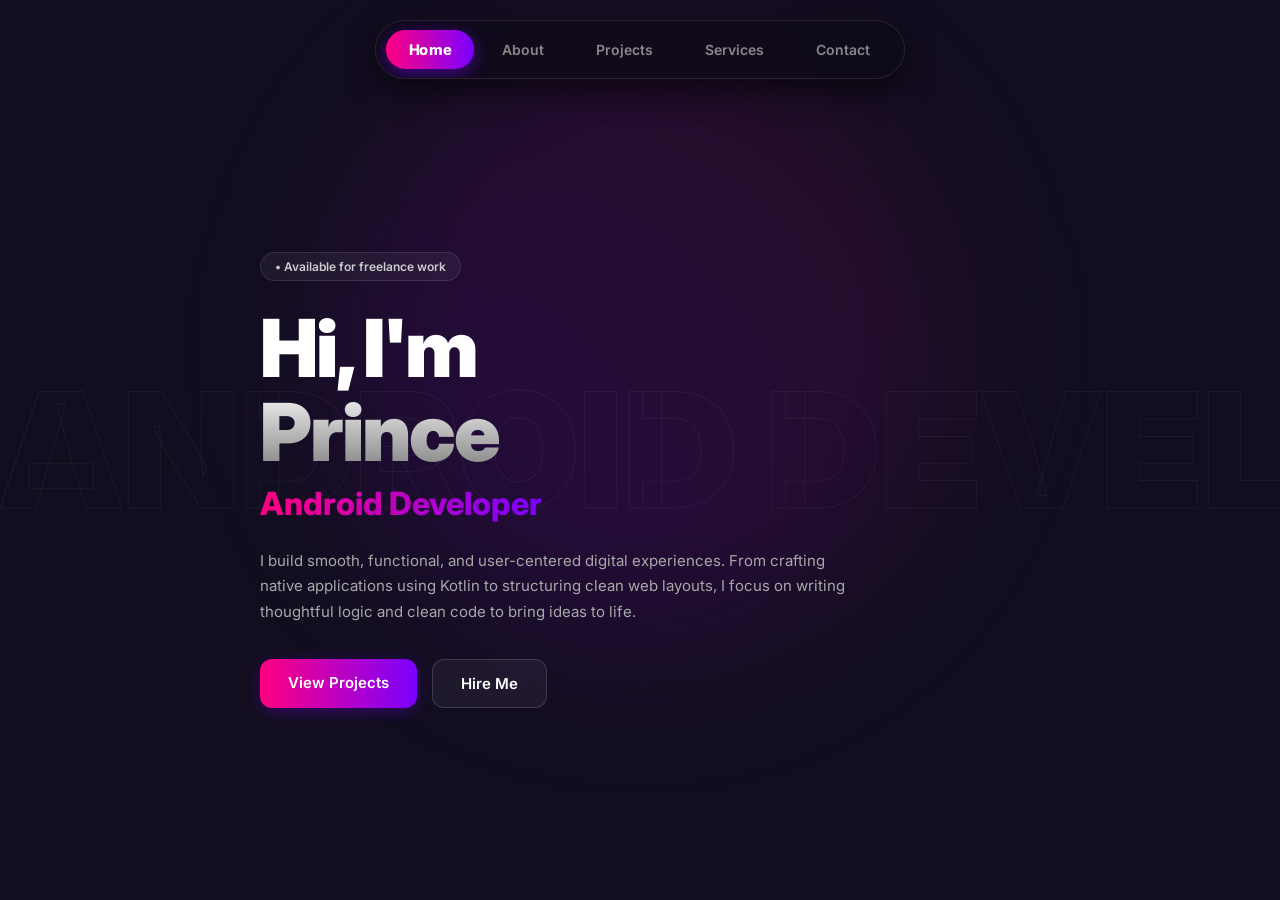
<file: index.html>
<!DOCTYPE html>
<html lang="en">
<head>
    <meta charset="UTF-8">
    <meta name="viewport" content="width=device-width, initial-scale=1.0">
    <title>Prince | Android Developer</title>
    <link href="https://fonts.googleapis.com/css2?family=Inter:wght@400;600;800;900&display=swap" rel="stylesheet">
    <style>
        * { margin: 0; padding: 0; box-sizing: border-box; font-family: 'Inter', sans-serif; }
        body { background-color: rgb(18, 14, 31); color: #ffffff; overflow-x: hidden; position: relative; }
        .ambient-glow {
            position: fixed; top: 5%; left: 50%; transform: translateX(-50%);
            width: 80vw; height: 80vw; max-width: 600px; max-height: 600px;
            background: linear-gradient(45deg, rgba(122, 0, 255, 0.15), rgba(255, 0, 127, 0.1));
            filter: blur(80px); border-radius: 50%; z-index: 0; pointer-events: none;
            animation: floatGlow 8s ease-in-out infinite alternate;
        }
        @keyframes floatGlow {
            0% { transform: translate(-50%, 0) scale(1); }
            100% { transform: translate(-50%, 20px) scale(1.05); }
        }
        .navbar {
            display: flex; overflow-x: auto; gap: 8px; padding: 10px 12px;
            background: rgba(14, 10, 25, 0.75) !important;
            border: 1px solid rgba(255, 255, 255, 0.1) !important;
            box-shadow: 0 10px 30px rgba(0, 0, 0, 0.6);
            backdrop-filter: blur(25px) !important; -webkit-backdrop-filter: blur(25px) !important;
            border-radius: 50px; position: fixed; top: 20px; left: 50%;
            transform: translateX(-50%); white-space: nowrap; width: max-content;
            max-width: 92%; z-index: 100; scroll-behavior: smooth;
            -ms-overflow-style: none; scrollbar-width: none;
        }
        .navbar::-webkit-scrollbar { display: none; }
        .navbar a {
            text-decoration: none; color: #888 !important; padding: 10px 22px;
            border-radius: 30px; font-size: 14px; font-weight: 600;
            transition: all 0.4s cubic-bezier(0.25, 1, 0.5, 1); position: relative;
        }
        .navbar a.active {
            color: #ffffff !important;
            background: linear-gradient(90deg, #ff007f, #7a00ff) !important;
            box-shadow: 0 4px 15px rgba(122, 0, 255, 0.5);
            font-weight: 800; transform: scale(1.05);
        }
        .navbar a:hover:not(.active) { color: #fff !important; background: rgba(255, 255, 255, 0.1) !important; }
        
        .bg-slider {
            position: absolute; top: 50%; left: 0; transform: translateY(-50%);
            width: 100vw; overflow: hidden; z-index: 1; pointer-events: none; user-select: none;
        }
        .bg-slider-track { display: flex; width: max-content; animation: slideMarquee 25s linear infinite; }
        .bg-slider-text {
            font-size: clamp(4rem, 15vw, 10rem); font-weight: 900; color: transparent;
            -webkit-text-stroke: 1px rgba(255, 255, 255, 0.05); white-space: nowrap; padding-right: 50px;
        }
        @keyframes slideMarquee { 0% { transform: translateX(0); } 100% { transform: translateX(-50%); } }

        .hero-section {
            display: flex; flex-direction: column; justify-content: center;
            min-height: 100vh; padding: 100px 20px 40px 20px;
            max-width: 800px; margin: 0 auto; position: relative; z-index: 2;
        }
        .hero-content > * {
            opacity: 0; transform: translateX(-40px);
            animation: slideInRight 1s cubic-bezier(0.16, 1, 0.3, 1) forwards;
        }
        .badge { animation-delay: 0.1s; }
        .main-title { animation-delay: 0.25s; }
        .sub-title { animation-delay: 0.4s; }
        .desc-text { animation-delay: 0.55s; }
        .buttons { animation-delay: 0.7s; }
        @keyframes slideInRight { to { opacity: 1; transform: translateX(0); } }

        .badge {
            background: rgba(255, 255, 255, 0.05); border: 1px solid rgba(255, 255, 255, 0.1);
            padding: 6px 14px; border-radius: 20px; font-size: 12px; font-weight: 600; color: #ccc;
            display: inline-block; margin-bottom: 25px; backdrop-filter: blur(5px);
        }
        .main-title {
            font-size: clamp(3.2rem, 12vw, 5rem); line-height: 1.05; font-weight: 900;
            letter-spacing: -2px; margin-bottom: 10px; color: #fff;
        }
        .gradient-text {
            background: linear-gradient(180deg, #ffffff 0%, #777777 100%);
            -webkit-background-clip: text; -webkit-text-fill-color: transparent;
        }
        .sub-title {
            font-size: clamp(1.4rem, 6vw, 2rem); font-weight: 800; margin-bottom: 25px;
            background: linear-gradient(90deg, #ff007f, #7a00ff);
            -webkit-background-clip: text; -webkit-text-fill-color: transparent; display: inline-block;
        }
        .desc-text { color: #a8a8a8; font-size: 15px; line-height: 1.7; margin-bottom: 35px; max-width: 600px; }
        .buttons { display: flex; gap: 15px; flex-wrap: wrap; }
        .btn-primary, .btn-secondary {
            padding: 14px 28px; border-radius: 12px; font-size: 15px; font-weight: 600;
            text-decoration: none; transition: all 0.3s ease; display: inline-block;
        }
        .btn-primary {
            background: linear-gradient(90deg, #ff007f, #7a00ff); color: #fff; border: none;
            box-shadow: 0 4px 15px rgba(122, 0, 255, 0.3);
        }
        .btn-primary:hover { transform: translateX(4px); box-shadow: 0 8px 25px rgba(122, 0, 255, 0.5); }
        .btn-secondary {
            background: rgba(255, 255, 255, 0.05); border: 1px solid rgba(255, 255, 255, 0.15);
            color: #fff; backdrop-filter: blur(10px);
        }
        .btn-secondary:hover { background: rgba(255, 255, 255, 0.1); border-color: rgba(255, 255, 255, 0.3); transform: translateX(4px); }
    </style>
</head>
<body>
    <div class="ambient-glow"></div>
    <div class="bg-slider">
        <div class="bg-slider-track">
            <span class="bg-slider-text">ANDROID DEVELOPER • UI/UX ARCHITECT • KOTLIN EXPERT • </span>
            <span class="bg-slider-text">ANDROID DEVELOPER • UI/UX ARCHITECT • KOTLIN EXPERT • </span>
        </div>
    </div>
    <nav class="navbar">
        <a href="index.html" class="active">Home</a>
        <a href="about.html">About</a>
        <a href="projects.html">Projects</a>
        <a href="services.html">Services</a>
        <a href="contact.html">Contact</a>
    </nav>
    <main class="hero-section">
        <div class="hero-content">
            <div class="badge">• Available for freelance work</div>
            <h1 class="main-title">Hi, I'm <br><span class="gradient-text">Prince</span></h1>
            <h2 class="sub-title">Android Developer</h2>
            <p class="desc-text">I build smooth, functional, and user-centered digital experiences. From crafting native applications using Kotlin to structuring clean web layouts, I focus on writing thoughtful logic and clean code to bring ideas to life.</p>
            <div class="buttons">
                <a href="projects.html" class="btn-primary">View Projects</a>
                <a href="contact.html" class="btn-secondary">Hire Me</a>
            </div>
        </div>
    </main>
    <script src="script.js"></script>
    <script>
        window.addEventListener('scroll', () => {
            const scrollY = window.scrollY;
            let ratio = scrollY / 300; if (ratio > 1) ratio = 1;
            const r = Math.round(18 * (1 - ratio));
            const g = Math.round(14 * (1 - ratio));
            const b = Math.round(31 * (1 - ratio));
            document.body.style.backgroundColor = `rgb(${r}, ${g}, ${b})`;
            const glow = document.querySelector('.ambient-glow');
            if(glow) glow.style.opacity = 1 - (ratio * 0.8);
        });
    </script>
</body>
</html>
</file>
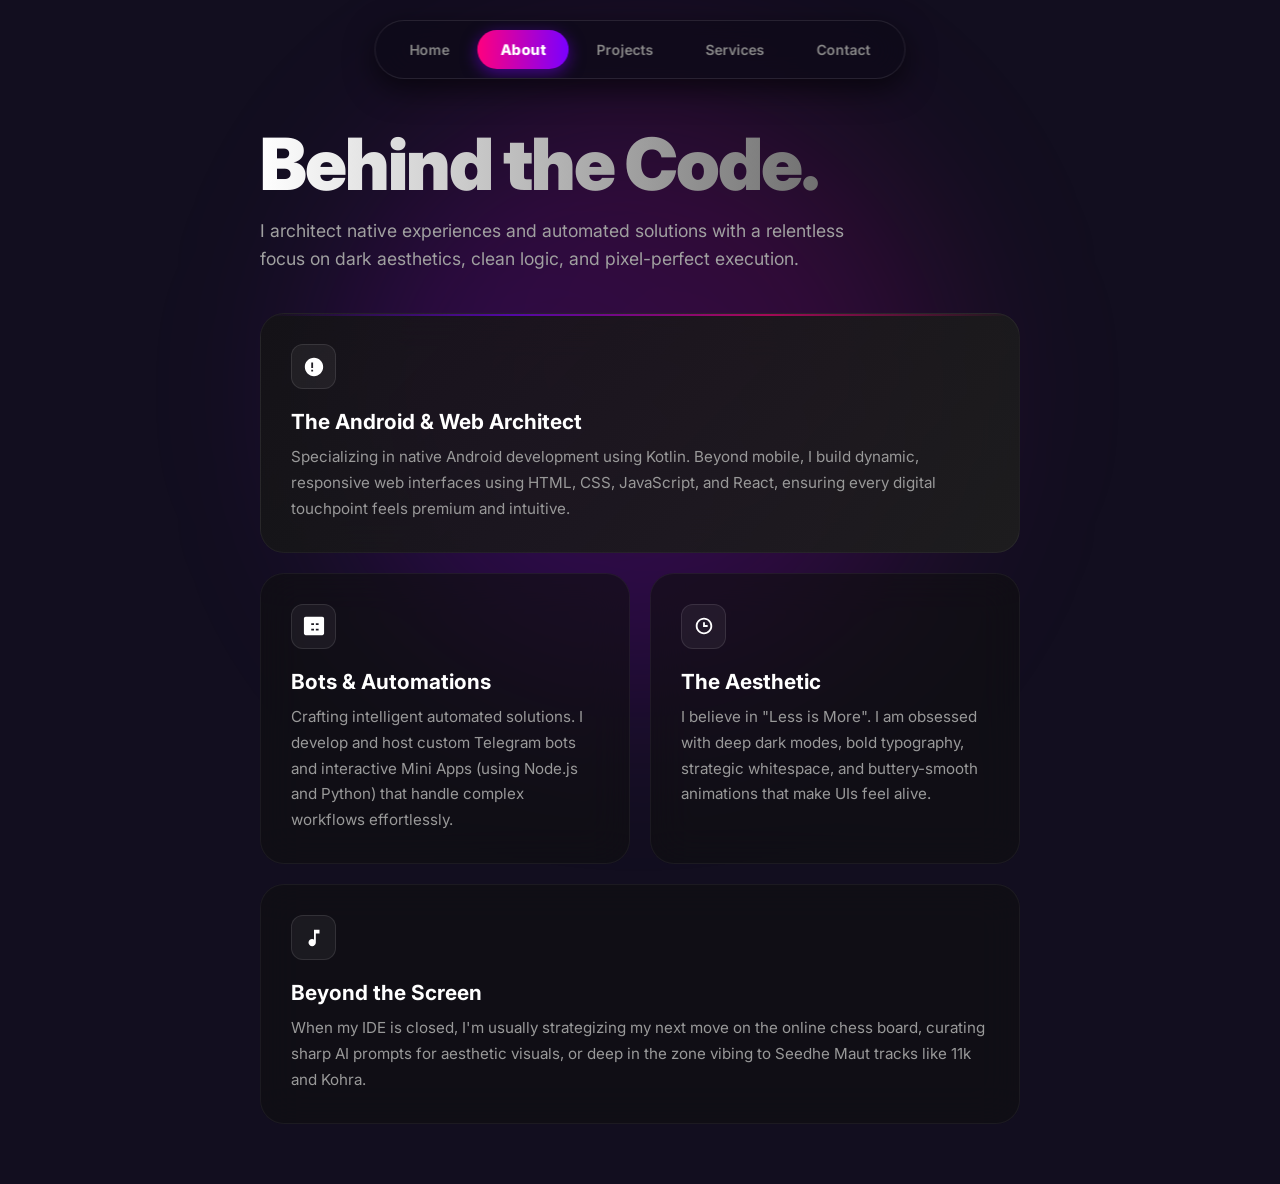
<file: about.html>
<!DOCTYPE html>
<html lang="en">
<head>
    <meta charset="UTF-8">
    <meta name="viewport" content="width=device-width, initial-scale=1.0">
    <title>About | Prince - Android Developer</title>
    <link href="https://fonts.googleapis.com/css2?family=Inter:wght@400;500;700;900&display=swap" rel="stylesheet">
    <style>
        * { margin: 0; padding: 0; box-sizing: border-box; font-family: 'Inter', sans-serif; }
        body { background-color: rgb(18, 14, 31); color: #ffffff !important; overflow-x: hidden; }
        .navbar {
            display: flex; overflow-x: auto; gap: 8px; padding: 10px 12px;
            background: rgba(14, 10, 25, 0.75) !important;
            border: 1px solid rgba(255, 255, 255, 0.1) !important;
            box-shadow: 0 10px 30px rgba(0, 0, 0, 0.6);
            backdrop-filter: blur(25px) !important; -webkit-backdrop-filter: blur(25px) !important;
            border-radius: 50px; position: fixed; top: 20px; left: 50%;
            transform: translateX(-50%); white-space: nowrap; width: max-content;
            max-width: 92%; z-index: 100; scroll-behavior: smooth;
            -ms-overflow-style: none; scrollbar-width: none;
        }
        .navbar::-webkit-scrollbar { display: none; }
        .navbar a {
            text-decoration: none; color: #888 !important; padding: 10px 22px;
            border-radius: 30px; font-size: 14px; font-weight: 600;
            transition: all 0.4s cubic-bezier(0.25, 1, 0.5, 1); position: relative;
        }
        .navbar a.active {
            color: #ffffff !important;
            background: linear-gradient(90deg, #ff007f, #7a00ff) !important;
            box-shadow: 0 4px 15px rgba(122, 0, 255, 0.5);
            font-weight: 800; transform: scale(1.05);
        }
        .navbar a:hover:not(.active) { color: #fff !important; background: rgba(255, 255, 255, 0.1) !important; }
        
        .ambient-glow {
            position: fixed; top: 10%; left: 50%; transform: translateX(-50%);
            width: 70vw; height: 70vw; max-width: 600px; max-height: 600px;
            background: linear-gradient(45deg, rgba(122, 0, 255, 0.25), rgba(255, 0, 127, 0.15));
            filter: blur(90px); border-radius: 50%; z-index: -1;
            animation: floatGlow 10s ease-in-out infinite alternate;
        }
        @keyframes floatGlow {
            0% { transform: translate(-50%, 0) scale(1); }
            100% { transform: translate(-50%, 30px) scale(1.1); }
        }
        .about-section { padding: 120px 20px 60px 20px; max-width: 800px; margin: 0 auto; display: flex; flex-direction: column; align-items: flex-start; }
        .about-header h1 {
            font-size: clamp(3rem, 10vw, 4.5rem); font-weight: 900; letter-spacing: -2px;
            background: linear-gradient(to right, #ffffff, #666666);
            -webkit-background-clip: text; -webkit-text-fill-color: transparent; margin-bottom: 10px;
            opacity: 0; transform: translateY(20px); animation: fadeUp 0.8s forwards;
        }
        .about-header p {
            color: #a0a0a0; font-size: 1.1rem; max-width: 600px; margin-bottom: 40px; line-height: 1.6;
            opacity: 0; transform: translateY(20px); animation: fadeUp 0.8s forwards 0.1s;
        }
        .bento-grid { display: grid; grid-template-columns: 1fr; gap: 20px; width: 100%; }
        .bento-card {
            background: rgba(15, 15, 15, 0.6); backdrop-filter: blur(20px); -webkit-backdrop-filter: blur(20px);
            border: 1px solid rgba(255, 255, 255, 0.05); border-radius: 24px; padding: 30px;
            position: relative; overflow: hidden; transition: transform 0.4s ease, border-color 0.4s ease, box-shadow 0.4s ease;
            opacity: 0; transform: translateY(30px); animation: fadeUp 0.8s forwards;
        }
        .bento-card:nth-child(1) { animation-delay: 0.2s; }
        .bento-card:nth-child(2) { animation-delay: 0.3s; }
        .bento-card:nth-child(3) { animation-delay: 0.4s; }
        .bento-card:nth-child(4) { animation-delay: 0.5s; }
        .bento-card:hover { border-color: rgba(255, 255, 255, 0.2); transform: translateY(-5px); box-shadow: 0 15px 35px rgba(0, 0, 0, 0.6); }
        .bento-icon {
            width: 45px; height: 45px; background: rgba(255, 255, 255, 0.05); border-radius: 12px;
            display: flex; justify-content: center; align-items: center; margin-bottom: 20px; border: 1px solid rgba(255, 255, 255, 0.1);
        }
        .bento-icon svg { width: 22px; height: 22px; fill: #fff; }
        .bento-title { font-size: 1.3rem; font-weight: 700; color: #fff; margin-bottom: 10px; }
        .bento-text { font-size: 0.95rem; color: #999; line-height: 1.7; }
        .card-large { grid-column: 1 / -1; }
        .accent-gradient { background: linear-gradient(135deg, rgba(20,20,20,0.8), rgba(30,30,30,0.9)); }
        .accent-gradient::before {
            content: ""; position: absolute; top: 0; left: 0; right: 0; height: 2px;
            background: linear-gradient(90deg, transparent, #7a00ff, #ff007f, transparent); opacity: 0.6;
        }
        @keyframes fadeUp { to { opacity: 1; transform: translateY(0); } }
        @media (min-width: 768px) { .bento-grid { grid-template-columns: 1fr 1fr; } }
    </style>
</head>
<body>
    <div class="ambient-glow"></div>
    <nav class="navbar">
        <a href="index.html">Home</a>
        <a href="about.html" class="active">About</a>
        <a href="projects.html">Projects</a>
        <a href="services.html">Services</a>
        <a href="contact.html">Contact</a>
    </nav>
    <main class="about-section">
        <div class="about-header">
            <h1>Behind the Code.</h1>
            <p>I architect native experiences and automated solutions with a relentless focus on dark aesthetics, clean logic, and pixel-perfect execution.</p>
        </div>
        <div class="bento-grid">
            <div class="bento-card card-large accent-gradient">
                <div class="bento-icon"><svg viewBox="0 0 24 24"><path d="M12 2C6.48 2 2 6.48 2 12s4.48 10 10 10 10-4.48 10-10S17.52 2 12 2zm-1 15h-2v-2h2v2zm0-4h-2V7h2v6z"/></svg></div>
                <h3 class="bento-title">The Android & Web Architect</h3>
                <p class="bento-text">Specializing in native Android development using Kotlin. Beyond mobile, I build dynamic, responsive web interfaces using HTML, CSS, JavaScript, and React, ensuring every digital touchpoint feels premium and intuitive.</p>
            </div>
            <div class="bento-card">
                <div class="bento-icon"><svg viewBox="0 0 24 24"><path d="M21 2H3c-1.1 0-2 .9-2 2v16c0 1.1.9 2 2 2h18c1.1 0 2-.9 2-2V4c0-1.1-.9-2-2-2zm-9 15H9v-2h3v2zm5 0h-3v-2h3v2zM12 11H9V9h3v2zm5 0h-3V9h3v2z"/></svg></div>
                <h3 class="bento-title">Bots & Automations</h3>
                <p class="bento-text">Crafting intelligent automated solutions. I develop and host custom Telegram bots and interactive Mini Apps (using Node.js and Python) that handle complex workflows effortlessly.</p>
            </div>
            <div class="bento-card">
                <div class="bento-icon"><svg viewBox="0 0 24 24"><path d="M12 3c-4.97 0-9 4.03-9 9s4.03 9 9 9 9-4.03 9-9-4.03-9-9-9zm0 16c-3.86 0-7-3.14-7-7s3.14-7 7-7 7 3.14 7 7-3.14 7-7 7zm1-11h-2v5h5v-2h-3z"/></svg></div>
                <h3 class="bento-title">The Aesthetic</h3>
                <p class="bento-text">I believe in "Less is More". I am obsessed with deep dark modes, bold typography, strategic whitespace, and buttery-smooth animations that make UIs feel alive.</p>
            </div>
            <div class="bento-card card-large">
                <div class="bento-icon"><svg viewBox="0 0 24 24"><path d="M12 3v10.55c-.59-.34-1.27-.55-2-.55-2.21 0-4 1.79-4 4s1.79 4 4 4 4-1.79 4-4V7h4V3h-6z"/></svg></div>
                <h3 class="bento-title">Beyond the Screen</h3>
                <p class="bento-text">When my IDE is closed, I'm usually strategizing my next move on the online chess board, curating sharp AI prompts for aesthetic visuals, or deep in the zone vibing to Seedhe Maut tracks like 11k and Kohra.</p>
            </div>
        </div>
    </main>
    <script src="script.js"></script>
    <script>
        window.addEventListener('scroll', () => {
            const scrollY = window.scrollY; let ratio = scrollY / 300; if (ratio > 1) ratio = 1;
            const r = Math.round(18 * (1 - ratio)); const g = Math.round(14 * (1 - ratio)); const b = Math.round(31 * (1 - ratio));
            document.body.style.backgroundColor = `rgb(${r}, ${g}, ${b})`;
            const glow = document.querySelector('.ambient-glow'); if(glow) glow.style.opacity = 1 - (ratio * 0.9);
        });
    </script>
</body>
</html>
</file>
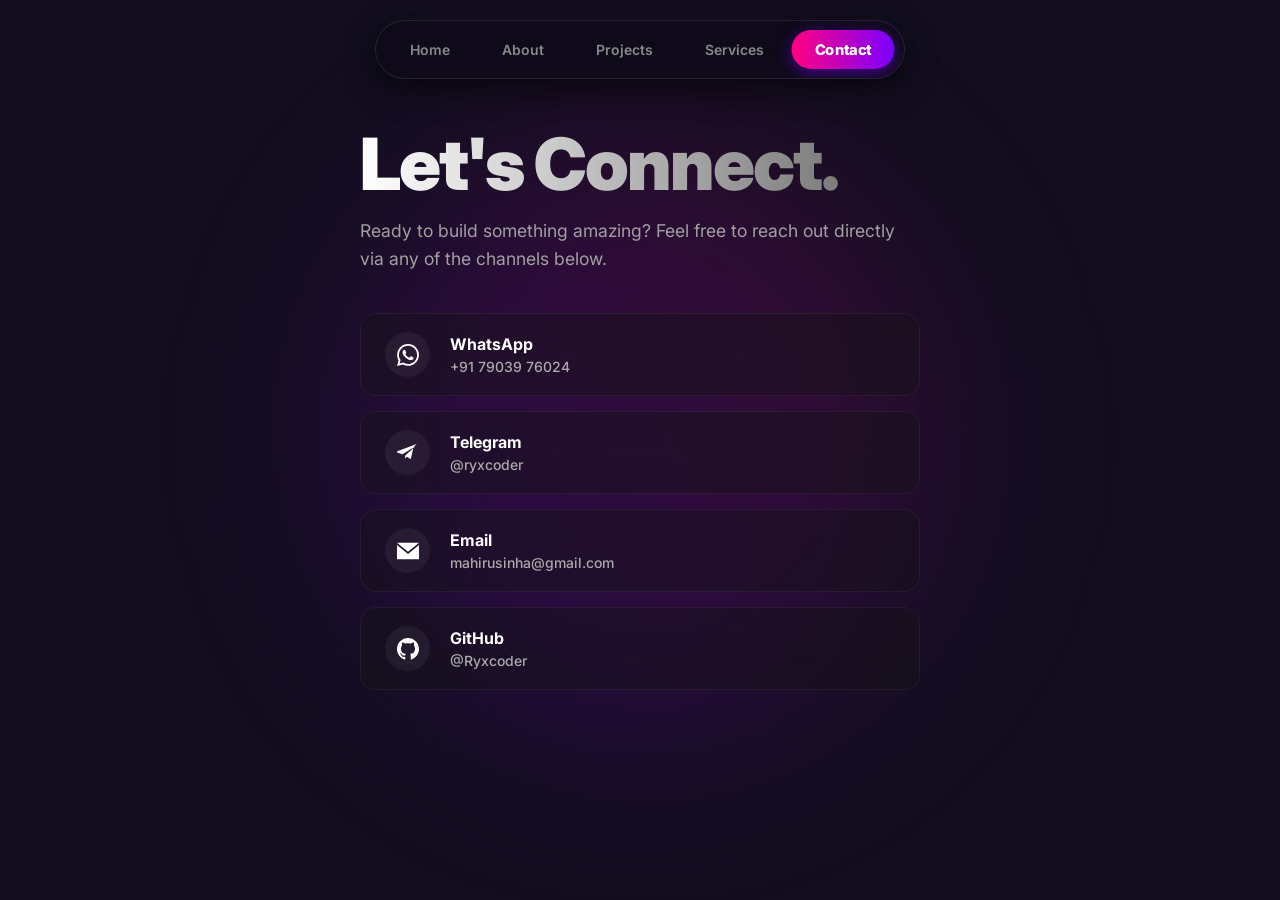
<file: contact.html>
<!DOCTYPE html>
<html lang="en">
<head>
    <meta charset="UTF-8">
    <meta name="viewport" content="width=device-width, initial-scale=1.0">
    <title>Contact | Prince - Android Developer</title>
    <link href="https://fonts.googleapis.com/css2?family=Inter:wght@400;600;800;900&display=swap" rel="stylesheet">
    <style>
        * { margin: 0; padding: 0; box-sizing: border-box; font-family: 'Inter', sans-serif; }
        body { background-color: rgb(18, 14, 31); color: #ffffff !important; overflow-x: hidden; }
        .navbar {
            display: flex; overflow-x: auto; gap: 8px; padding: 10px 12px;
            background: rgba(14, 10, 25, 0.75) !important;
            border: 1px solid rgba(255, 255, 255, 0.1) !important;
            box-shadow: 0 10px 30px rgba(0, 0, 0, 0.6);
            backdrop-filter: blur(25px) !important; -webkit-backdrop-filter: blur(25px) !important;
            border-radius: 50px; position: fixed; top: 20px; left: 50%;
            transform: translateX(-50%); white-space: nowrap; width: max-content;
            max-width: 92%; z-index: 100; scroll-behavior: smooth;
            -ms-overflow-style: none; scrollbar-width: none;
        }
        .navbar::-webkit-scrollbar { display: none; }
        .navbar a {
            text-decoration: none; color: #888 !important; padding: 10px 22px;
            border-radius: 30px; font-size: 14px; font-weight: 600;
            transition: all 0.4s cubic-bezier(0.25, 1, 0.5, 1); position: relative;
        }
        .navbar a.active {
            color: #ffffff !important;
            background: linear-gradient(90deg, #ff007f, #7a00ff) !important;
            box-shadow: 0 4px 15px rgba(122, 0, 255, 0.5);
            font-weight: 800; transform: scale(1.05);
        }
        .navbar a:hover:not(.active) { color: #fff !important; background: rgba(255, 255, 255, 0.1) !important; }
        
        .ambient-glow {
            position: fixed; top: 15%; left: 50%; transform: translateX(-50%);
            width: 70vw; height: 70vw; max-width: 600px; max-height: 600px;
            background: linear-gradient(45deg, rgba(122, 0, 255, 0.2), rgba(255, 0, 127, 0.15));
            filter: blur(90px); border-radius: 50%; z-index: -1; animation: floatGlow 10s ease-in-out infinite alternate;
        }
        @keyframes floatGlow { 0% { transform: translate(-50%, 0) scale(1); } 100% { transform: translate(-50%, 30px) scale(1.1); } }
        .contact-section { padding: 120px 20px 60px 20px; max-width: 600px; margin: 0 auto; display: flex; flex-direction: column; }
        .page-header h1 {
            font-size: clamp(3rem, 10vw, 4.5rem); font-weight: 900; letter-spacing: -2px;
            background: linear-gradient(to right, #ffffff, #666666);
            -webkit-background-clip: text; -webkit-text-fill-color: transparent; margin-bottom: 10px;
            opacity: 0; transform: translateY(20px); animation: fadeUp 0.8s forwards;
        }
        .page-header p {
            color: #a0a0a0; font-size: 1.1rem; line-height: 1.6; margin-bottom: 40px;
            opacity: 0; transform: translateY(20px); animation: fadeUp 0.8s forwards 0.1s;
        }
        .contact-grid { display: flex; flex-direction: column; gap: 15px; width: 100%; }
        .contact-card {
            position: relative; overflow: hidden; display: flex; align-items: center; gap: 20px;
            background: rgba(20, 20, 20, 0.4); border: 1px solid rgba(255, 255, 255, 0.05);
            backdrop-filter: blur(20px); -webkit-backdrop-filter: blur(20px);
            padding: 18px 24px; border-radius: 16px; text-decoration: none; color: #fff;
            transition: transform 0.4s ease, box-shadow 0.4s ease, border-color 0.4s ease;
            z-index: 1; opacity: 0; transform: translateY(30px); animation: fadeUp 0.8s forwards;
        }
        .contact-card:nth-child(1) { animation-delay: 0.2s; }
        .contact-card:nth-child(2) { animation-delay: 0.3s; }
        .contact-card:nth-child(3) { animation-delay: 0.4s; }
        .contact-card:nth-child(4) { animation-delay: 0.5s; }
        .contact-card::before {
            content: ""; position: absolute; top: 0; left: 0; right: 0; bottom: 0; z-index: -1;
            opacity: 0; background-size: 200% 200%; transition: opacity 0.8s ease; animation: flowGradient 4s ease infinite;
        }
        @keyframes flowGradient { 0% { background-position: 0% 50%; } 50% { background-position: 100% 50%; } 100% { background-position: 0% 50%; } }
        .contact-card:hover { transform: translateY(-4px); border-color: rgba(255, 255, 255, 0.2); box-shadow: 0 15px 30px rgba(0,0,0,0.4); }
        .contact-card:active { transform: scale(0.96); }
        .contact-card:active::before { opacity: 1; }
        .card-wa::before { background: linear-gradient(120deg, #111, #0a3318, #111, #134d28); }
        .card-wa:active { border-color: #25D366; box-shadow: 0 0 25px rgba(37, 211, 102, 0.25); }
        .card-wa:hover .contact-icon, .card-wa:active .contact-icon { background: #25D366; }
        .card-tele::before { background: linear-gradient(120deg, #111, #0b2c3d, #111, #144661); }
        .card-tele:active { border-color: #229ED9; box-shadow: 0 0 25px rgba(34, 158, 217, 0.25); }
        .card-tele:hover .contact-icon, .card-tele:active .contact-icon { background: #229ED9; }
        .card-mail::before { background: linear-gradient(120deg, #111, #471510, #111, #631d16); }
        .card-mail:active { border-color: #ea4335; box-shadow: 0 0 25px rgba(234, 67, 53, 0.25); }
        .card-mail:hover .contact-icon, .card-mail:active .contact-icon { background: #ea4335; }
        .card-git::before { background: linear-gradient(120deg, #111, #211830, #111, #36294d); }
        .card-git:active { border-color: #6e5494; box-shadow: 0 0 25px rgba(110, 84, 148, 0.25); }
        .card-git:hover .contact-icon, .card-git:active .contact-icon { background: #6e5494; }
        .contact-icon { width: 45px; height: 45px; display: flex; justify-content: center; align-items: center; background: rgba(255,255,255,0.05); border-radius: 50%; flex-shrink: 0; transition: background 0.3s ease; }
        .contact-icon svg { width: 22px; height: 22px; fill: #fff; }
        .contact-info { display: flex; flex-direction: column; }
        .contact-info h3 { font-size: 16px; font-weight: 700; margin-bottom: 4px; color: #fff; }
        .contact-info p { font-size: 14px; color: #aaa; margin: 0; font-weight: 500; }
        @keyframes fadeUp { to { opacity: 1; transform: translateY(0); } }
    </style>
</head>
<body>
    <div class="ambient-glow"></div>
    <nav class="navbar">
        <a href="index.html">Home</a>
        <a href="about.html">About</a>
        <a href="projects.html">Projects</a>
        <a href="services.html">Services</a>
        <a href="contact.html" class="active">Contact</a>
    </nav>
    <main class="contact-section">
        <div class="page-header">
            <h1>Let's Connect.</h1>
            <p>Ready to build something amazing? Feel free to reach out directly via any of the channels below.</p>
        </div>
        <div class="contact-grid">
            <a href="https://wa.me/917903976024" target="_blank" class="contact-card card-wa">
                <div class="contact-icon"><svg viewBox="0 0 24 24"><path d="M.057 24l1.687-6.163c-1.041-1.804-1.588-3.849-1.587-5.925.003-6.556 5.338-11.891 11.893-11.891 3.181.001 6.167 1.24 8.413 3.488 2.245 2.248 3.481 5.236 3.48 8.414-.003 6.557-5.338 11.892-11.893 11.892-1.99-.001-3.951-.5-5.688-1.448l-6.305 1.633zm6.597-3.807c1.676.995 3.276 1.591 5.392 1.592 5.448 0 9.89-4.443 9.892-9.896.002-5.466-4.415-9.898-9.881-9.898-5.452 0-9.887 4.426-9.889 9.884-.001 2.225.651 3.891 1.746 5.634l-.999 3.648 3.732-.964zm11.387-5.464c-.074-.124-.272-.198-.57-.347-.297-.149-1.758-.868-2.031-.967-.272-.099-.47-.149-.669.149-.198.297-.768.967-.941 1.165-.173.198-.347.223-.644.074-.297-.149-1.255-.462-2.39-1.475-.883-.788-1.48-1.761-1.653-2.059-.173-.297-.018-.458.13-.606.134-.133.297-.347.446-.521.151-.172.2-.296.3-.495.099-.198.05-.372-.025-.521-.075-.148-.669-1.611-.916-2.206-.242-.579-.487-.501-.669-.51l-.57-.01c-.198 0-.52.074-.792.372s-1.04 1.016-1.04 2.479 1.065 2.876 1.213 3.074c.149.198 2.095 3.2 5.076 4.487.709.306 1.263.489 1.694.626.712.226 1.36.194 1.872.118.571-.085 1.758-.719 2.006-1.413.248-.695.248-1.29.173-1.414z"/></svg></div>
                <div class="contact-info"><h3>WhatsApp</h3><p>+91 79039 76024</p></div>
            </a>
            <a href="https://t.me/ryxcoder" target="_blank" class="contact-card card-tele">
                <div class="contact-icon"><svg viewBox="0 0 24 24"><path d="M21.543 2.052L1.082 9.948c-1.378.535-1.367 1.344-.251 1.688l5.244 1.642 12.115-7.64c.571-.346 1.096-.16.667.221L9.043 14.73l-.22 3.125c.319 0 .459-.147.636-.319l1.529-1.484 3.181 2.348c.588.324 1.01.157 1.157-.549l2.096-9.878c.208-.85-.32-1.237-.879-1.01z"/></svg></div>
                <div class="contact-info"><h3>Telegram</h3><p>@ryxcoder</p></div>
            </a>
            <a href="mailto:mahirusinha@gmail.com" class="contact-card card-mail">
                <div class="contact-icon"><svg viewBox="0 0 24 24"><path d="M12 12.713l-11.985-9.713h23.97l-11.985 9.713zm0 2.574l-12-9.725v15.438h24v-15.438l-12 9.725z"/></svg></div>
                <div class="contact-info"><h3>Email</h3><p>mahirusinha@gmail.com</p></div>
            </a>
            <a href="https://github.com/Ryxcoder" target="_blank" class="contact-card card-git">
                <div class="contact-icon"><svg viewBox="0 0 24 24"><path d="M12 0c-6.626 0-12 5.373-12 12 0 5.302 3.438 9.8 8.207 11.387.599.111.793-.261.793-.577v-2.234c-3.338.726-4.033-1.416-4.033-1.416-.546-1.387-1.333-1.756-1.333-1.756-1.089-.745.083-.729.083-.729 1.205.084 1.839 1.237 1.839 1.237 1.07 1.834 2.807 1.304 3.492.997.107-.775.418-1.305.762-1.604-2.665-.305-5.467-1.334-5.467-5.931 0-1.311.469-2.381 1.236-3.221-.124-.303-.535-1.524.117-3.176 0 0 1.008-.322 3.301 1.23.957-.266 1.983-.399 3.003-.404 1.02.005 2.047.138 3.006.404 2.291-1.552 3.297-1.23 3.297-1.23.653 1.653.242 2.874.118 3.176.77.84 1.235 1.911 1.235 3.221 0 4.609-2.807 5.624-5.479 5.921.43.372.823 1.102.823 2.222v3.293c0 .319.192.694.801.576 4.765-1.589 8.199-6.086 8.199-11.386 0-6.627-5.373-12-12-12z"/></svg></div>
                <div class="contact-info"><h3>GitHub</h3><p>@Ryxcoder</p></div>
            </a>
        </div>
    </main>
    <script src="script.js"></script>
    <script>
        window.addEventListener('scroll', () => {
            const scrollY = window.scrollY; let ratio = scrollY / 300; if (ratio > 1) ratio = 1;
            const r = Math.round(18 * (1 - ratio)); const g = Math.round(14 * (1 - ratio)); const b = Math.round(31 * (1 - ratio));
            document.body.style.backgroundColor = `rgb(${r}, ${g}, ${b})`;
            const glow = document.querySelector('.ambient-glow'); if(glow) glow.style.opacity = 1 - (ratio * 0.9);
        });
    </script>
</body>
</html>
</file>
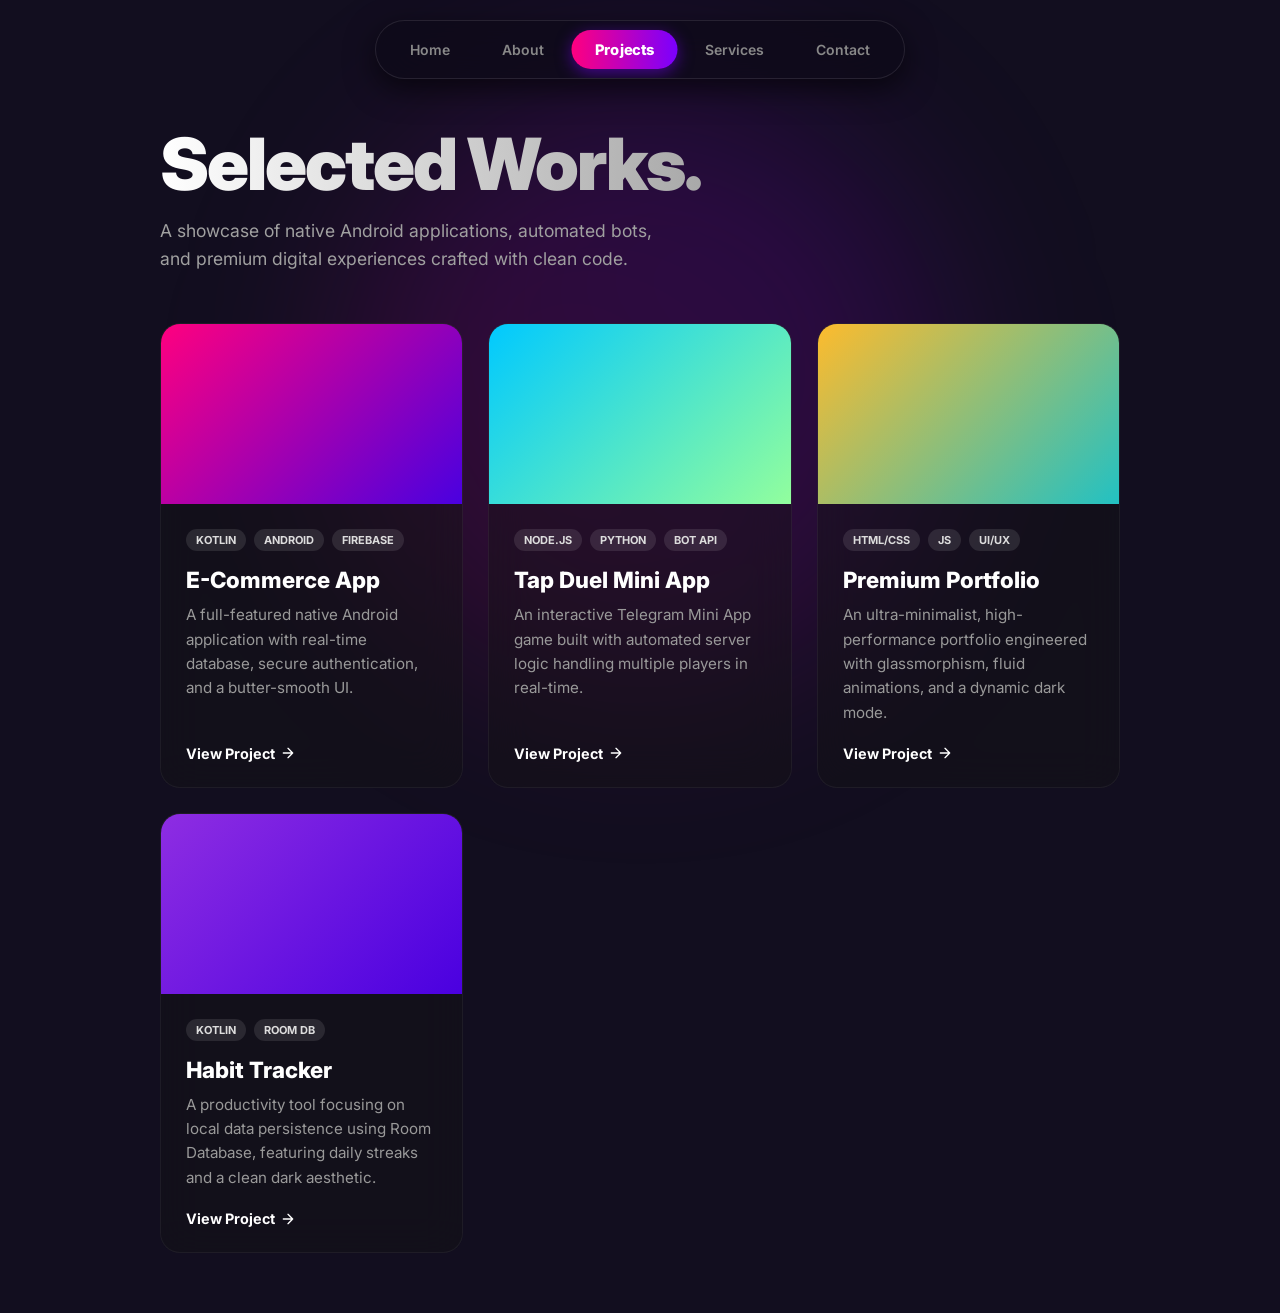
<file: projects.html>
<!DOCTYPE html>
<html lang="en">
<head>
    <meta charset="UTF-8">
    <meta name="viewport" content="width=device-width, initial-scale=1.0">
    <title>Projects | Prince - Android Developer</title>
    <link href="https://fonts.googleapis.com/css2?family=Inter:wght@400;500;700;900&display=swap" rel="stylesheet">
    <style>
        * { margin: 0; padding: 0; box-sizing: border-box; font-family: 'Inter', sans-serif; }
        body { background-color: rgb(18, 14, 31); color: #ffffff !important; overflow-x: hidden; }
        .navbar {
            display: flex; overflow-x: auto; gap: 8px; padding: 10px 12px;
            background: rgba(14, 10, 25, 0.75) !important;
            border: 1px solid rgba(255, 255, 255, 0.1) !important;
            box-shadow: 0 10px 30px rgba(0, 0, 0, 0.6);
            backdrop-filter: blur(25px) !important; -webkit-backdrop-filter: blur(25px) !important;
            border-radius: 50px; position: fixed; top: 20px; left: 50%;
            transform: translateX(-50%); white-space: nowrap; width: max-content;
            max-width: 92%; z-index: 100; scroll-behavior: smooth;
            -ms-overflow-style: none; scrollbar-width: none;
        }
        .navbar::-webkit-scrollbar { display: none; }
        .navbar a {
            text-decoration: none; color: #888 !important; padding: 10px 22px;
            border-radius: 30px; font-size: 14px; font-weight: 600;
            transition: all 0.4s cubic-bezier(0.25, 1, 0.5, 1); position: relative;
        }
        .navbar a.active {
            color: #ffffff !important;
            background: linear-gradient(90deg, #ff007f, #7a00ff) !important;
            box-shadow: 0 4px 15px rgba(122, 0, 255, 0.5);
            font-weight: 800; transform: scale(1.05);
        }
        .navbar a:hover:not(.active) { color: #fff !important; background: rgba(255, 255, 255, 0.1) !important; }
        
        .ambient-glow {
            position: fixed; top: 10%; left: 50%; transform: translateX(-50%);
            width: 70vw; height: 70vw; max-width: 600px; max-height: 600px;
            background: linear-gradient(45deg, rgba(255, 0, 127, 0.15), rgba(122, 0, 255, 0.2));
            filter: blur(90px); border-radius: 50%; z-index: -1;
            animation: floatGlow 10s ease-in-out infinite alternate;
        }
        @keyframes floatGlow {
            0% { transform: translate(-50%, 0) scale(1); }
            100% { transform: translate(-50%, 30px) scale(1.1); }
        }
        .projects-section { padding: 120px 20px 60px 20px; max-width: 1000px; margin: 0 auto; display: flex; flex-direction: column; align-items: flex-start; }
        .page-header { width: 100%; margin-bottom: 50px; }
        .page-header h1 {
            font-size: clamp(3rem, 10vw, 4.5rem); font-weight: 900; letter-spacing: -2px;
            background: linear-gradient(to right, #ffffff, #666666);
            -webkit-background-clip: text; -webkit-text-fill-color: transparent; margin-bottom: 10px;
            opacity: 0; transform: translateY(20px); animation: fadeUp 0.8s forwards;
        }
        .page-header p {
            color: #a0a0a0; font-size: 1.1rem; max-width: 500px; line-height: 1.6;
            opacity: 0; transform: translateY(20px); animation: fadeUp 0.8s forwards 0.1s;
        }
        .projects-grid { display: grid; grid-template-columns: repeat(auto-fill, minmax(300px, 1fr)); gap: 25px; width: 100%; }
        .project-card {
            background: rgba(20, 20, 20, 0.4); border: 1px solid rgba(255, 255, 255, 0.05);
            backdrop-filter: blur(20px); -webkit-backdrop-filter: blur(20px); border-radius: 20px;
            overflow: hidden; display: flex; flex-direction: column; transition: all 0.4s ease;
            opacity: 0; transform: translateY(30px); animation: fadeUp 0.8s forwards;
        }
        .project-card:nth-child(1) { animation-delay: 0.2s; }
        .project-card:nth-child(2) { animation-delay: 0.3s; }
        .project-card:nth-child(3) { animation-delay: 0.4s; }
        .project-card:nth-child(4) { animation-delay: 0.5s; }
        .project-card:hover { transform: translateY(-8px); border-color: rgba(255, 255, 255, 0.2); box-shadow: 0 20px 40px rgba(0, 0, 0, 0.6); }
        .project-cover { height: 180px; width: 100%; position: relative; }
        .cover-1 { background: linear-gradient(135deg, #FF007F, #4A00E0); }
        .cover-2 { background: linear-gradient(135deg, #00C9FF, #92FE9D); }
        .cover-3 { background: linear-gradient(135deg, #FDBB2D, #22C1C3); }
        .cover-4 { background: linear-gradient(135deg, #8E2DE2, #4A00E0); }
        .project-info { padding: 25px; display: flex; flex-direction: column; flex-grow: 1; }
        .tech-tags { display: flex; flex-wrap: wrap; gap: 8px; margin-bottom: 15px; }
        .tag { background: rgba(255, 255, 255, 0.1); color: #ddd; font-size: 11px; font-weight: 700; padding: 4px 10px; border-radius: 20px; }
        .project-title { font-size: 1.4rem; font-weight: 800; color: #fff; margin-bottom: 10px; }
        .project-desc { font-size: 0.95rem; color: #999; line-height: 1.6; margin-bottom: 20px; flex-grow: 1; }
        .view-link { display: inline-flex; align-items: center; gap: 5px; color: #fff; font-size: 0.9rem; font-weight: 700; text-decoration: none; transition: gap 0.3s ease; }
        .view-link:hover { gap: 10px; color: #ff007f; }
        .view-link svg { width: 16px; height: 16px; fill: currentColor; }
        @keyframes fadeUp { to { opacity: 1; transform: translateY(0); } }
    </style>
</head>
<body>
    <div class="ambient-glow"></div>
    <nav class="navbar">
        <a href="index.html">Home</a>
        <a href="about.html">About</a>
        <a href="projects.html" class="active">Projects</a>
        <a href="services.html">Services</a>
        <a href="contact.html">Contact</a>
    </nav>
    <main class="projects-section">
        <div class="page-header">
            <h1>Selected Works.</h1>
            <p>A showcase of native Android applications, automated bots, and premium digital experiences crafted with clean code.</p>
        </div>
        <div class="projects-grid">
            <div class="project-card">
                <div class="project-cover cover-1"></div>
                <div class="project-info">
                    <div class="tech-tags"><span class="tag">KOTLIN</span><span class="tag">ANDROID</span><span class="tag">FIREBASE</span></div>
                    <h3 class="project-title">E-Commerce App</h3>
                    <p class="project-desc">A full-featured native Android application with real-time database, secure authentication, and a butter-smooth UI.</p>
                    <a href="#" class="view-link">View Project <svg viewBox="0 0 24 24"><path d="M5 12h14M12 5l7 7-7 7" stroke="currentColor" stroke-width="2" stroke-linecap="round" stroke-linejoin="round" fill="none"/></svg></a>
                </div>
            </div>
            <div class="project-card">
                <div class="project-cover cover-2"></div>
                <div class="project-info">
                    <div class="tech-tags"><span class="tag">NODE.JS</span><span class="tag">PYTHON</span><span class="tag">BOT API</span></div>
                    <h3 class="project-title">Tap Duel Mini App</h3>
                    <p class="project-desc">An interactive Telegram Mini App game built with automated server logic handling multiple players in real-time.</p>
                    <a href="#" class="view-link">View Project <svg viewBox="0 0 24 24"><path d="M5 12h14M12 5l7 7-7 7" stroke="currentColor" stroke-width="2" stroke-linecap="round" stroke-linejoin="round" fill="none"/></svg></a>
                </div>
            </div>
            <div class="project-card">
                <div class="project-cover cover-3"></div>
                <div class="project-info">
                    <div class="tech-tags"><span class="tag">HTML/CSS</span><span class="tag">JS</span><span class="tag">UI/UX</span></div>
                    <h3 class="project-title">Premium Portfolio</h3>
                    <p class="project-desc">An ultra-minimalist, high-performance portfolio engineered with glassmorphism, fluid animations, and a dynamic dark mode.</p>
                    <a href="#" class="view-link">View Project <svg viewBox="0 0 24 24"><path d="M5 12h14M12 5l7 7-7 7" stroke="currentColor" stroke-width="2" stroke-linecap="round" stroke-linejoin="round" fill="none"/></svg></a>
                </div>
            </div>
            <div class="project-card">
                <div class="project-cover cover-4"></div>
                <div class="project-info">
                    <div class="tech-tags"><span class="tag">KOTLIN</span><span class="tag">ROOM DB</span></div>
                    <h3 class="project-title">Habit Tracker</h3>
                    <p class="project-desc">A productivity tool focusing on local data persistence using Room Database, featuring daily streaks and a clean dark aesthetic.</p>
                    <a href="#" class="view-link">View Project <svg viewBox="0 0 24 24"><path d="M5 12h14M12 5l7 7-7 7" stroke="currentColor" stroke-width="2" stroke-linecap="round" stroke-linejoin="round" fill="none"/></svg></a>
                </div>
            </div>
        </div>
    </main>
    <script src="script.js"></script>
    <script>
        window.addEventListener('scroll', () => {
            const scrollY = window.scrollY; let ratio = scrollY / 300; if (ratio > 1) ratio = 1;
            const r = Math.round(18 * (1 - ratio)); const g = Math.round(14 * (1 - ratio)); const b = Math.round(31 * (1 - ratio));
            document.body.style.backgroundColor = `rgb(${r}, ${g}, ${b})`;
            const glow = document.querySelector('.ambient-glow'); if(glow) glow.style.opacity = 1 - (ratio * 0.9);
        });
    </script>
</body>
</html>
</file>
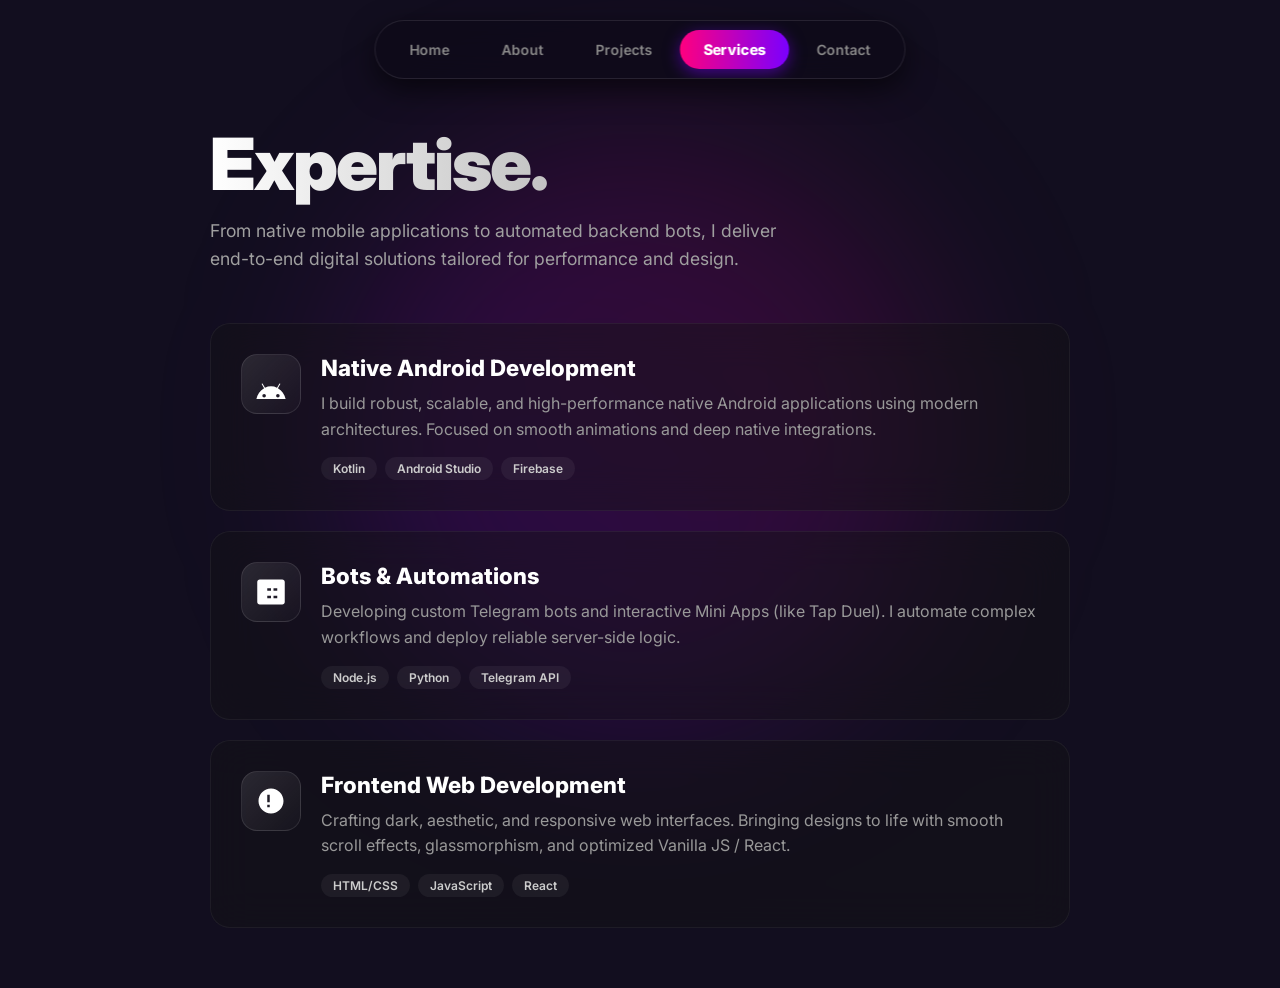
<file: services.html>
<!DOCTYPE html>
<html lang="en">
<head>
    <meta charset="UTF-8">
    <meta name="viewport" content="width=device-width, initial-scale=1.0">
    <title>Services | Prince - Android Developer</title>
    <link href="https://fonts.googleapis.com/css2?family=Inter:wght@400;500;700;900&display=swap" rel="stylesheet">
    <style>
        * { margin: 0; padding: 0; box-sizing: border-box; font-family: 'Inter', sans-serif; }
        body { background-color: rgb(18, 14, 31); color: #ffffff !important; overflow-x: hidden; }
        
        .navbar {
            display: flex; overflow-x: auto; gap: 8px; padding: 10px 12px;
            background: rgba(14, 10, 25, 0.75) !important;
            border: 1px solid rgba(255, 255, 255, 0.1) !important;
            box-shadow: 0 10px 30px rgba(0, 0, 0, 0.6);
            backdrop-filter: blur(25px) !important; -webkit-backdrop-filter: blur(25px) !important;
            border-radius: 50px; position: fixed; top: 20px; left: 50%;
            transform: translateX(-50%); white-space: nowrap; width: max-content;
            max-width: 92%; z-index: 100; scroll-behavior: smooth;
            -ms-overflow-style: none; scrollbar-width: none;
        }
        .navbar::-webkit-scrollbar { display: none; }
        .navbar a {
            text-decoration: none; color: #888 !important; padding: 10px 22px;
            border-radius: 30px; font-size: 14px; font-weight: 600;
            transition: all 0.4s cubic-bezier(0.25, 1, 0.5, 1); position: relative;
        }
        .navbar a.active {
            color: #ffffff !important;
            background: linear-gradient(90deg, #ff007f, #7a00ff) !important;
            box-shadow: 0 4px 15px rgba(122, 0, 255, 0.5);
            font-weight: 800; transform: scale(1.05);
        }
        .navbar a:hover:not(.active) { color: #fff !important; background: rgba(255, 255, 255, 0.1) !important; }
        
        .ambient-glow {
            position: fixed; top: 15%; left: 50%; transform: translateX(-50%);
            width: 70vw; height: 70vw; max-width: 600px; max-height: 600px;
            background: linear-gradient(45deg, rgba(122, 0, 255, 0.2), rgba(255, 0, 127, 0.15));
            filter: blur(90px); border-radius: 50%; z-index: -1;
            animation: floatGlow 10s ease-in-out infinite alternate;
        }
        @keyframes floatGlow { 0% { transform: translate(-50%, 0) scale(1); } 100% { transform: translate(-50%, 30px) scale(1.1); } }
        
        .services-section { padding: 120px 20px 60px 20px; max-width: 900px; margin: 0 auto; }
        .page-header h1 {
            font-size: clamp(3rem, 10vw, 4.5rem); font-weight: 900; letter-spacing: -2px;
            background: linear-gradient(to right, #ffffff, #666666);
            -webkit-background-clip: text; -webkit-text-fill-color: transparent; margin-bottom: 10px;
            opacity: 0; transform: translateY(20px); animation: fadeUp 0.8s forwards;
        }
        .page-header p {
            color: #a0a0a0; font-size: 1.1rem; max-width: 600px; line-height: 1.6; margin-bottom: 50px;
            opacity: 0; transform: translateY(20px); animation: fadeUp 0.8s forwards 0.1s;
        }
        
        .services-grid { display: flex; flex-direction: column; gap: 20px; }

        /* 🔥 PREMIUM INTERACTIVE CARDS 🔥 */
        .service-card {
            background: rgba(20, 20, 20, 0.4); 
            border: 1px solid rgba(255, 255, 255, 0.05);
            backdrop-filter: blur(20px); -webkit-backdrop-filter: blur(20px); 
            border-radius: 20px; padding: 30px; 
            display: flex; gap: 20px; align-items: flex-start; 
            
            /* Animation Setup */
            opacity: 0; transform: translateY(30px); 
            animation: fadeUp 0.8s forwards;
            transition: transform 0.4s cubic-bezier(0.25, 1, 0.5, 1), box-shadow 0.4s ease, border-color 0.4s ease, background 0.4s ease;
            
            /* Make it feel clickable */
            cursor: pointer;
            -webkit-tap-highlight-color: transparent; /* Removes Android Blue Tap Color */
            position: relative; overflow: hidden;
        }
        
        .service-card:nth-child(1) { animation-delay: 0.2s; }
        .service-card:nth-child(2) { animation-delay: 0.3s; }
        .service-card:nth-child(3) { animation-delay: 0.4s; }

        /* Normal Hover (For PC) */
        .service-card:hover { 
            border-color: rgba(255, 255, 255, 0.2); 
            transform: translateY(-5px); 
            box-shadow: 0 15px 35px rgba(0,0,0,0.5); 
        }

        /* 💥 THE TAP / CLICK MAGIC (For Phone) 💥 */
        .service-card:active {
            transform: scale(0.95); /* Deep squish press */
            border-color: #ff007f; /* Neon pink border */
            background: rgba(30, 20, 40, 0.7); /* Slightly brighter dark tint */
            box-shadow: 0 0 35px rgba(255, 0, 127, 0.3), inset 0 0 20px rgba(122, 0, 255, 0.2); /* Outer and Inner Glow */
            transition: transform 0.1s ease, box-shadow 0.1s ease, border-color 0.1s ease, background 0.1s ease; /* Instant snap */
        }

        .service-icon {
            width: 60px; height: 60px; 
            background: linear-gradient(135deg, rgba(255, 255, 255, 0.1), rgba(255, 255, 255, 0.02));
            border-radius: 16px; display: flex; justify-content: center; align-items: center; 
            flex-shrink: 0; border: 1px solid rgba(255,255,255,0.1);
            transition: all 0.4s ease;
        }
        .service-icon svg { width: 30px; height: 30px; fill: #fff; transition: fill 0.3s ease; }

        /* Icon Glows Up when Card is Tapped */
        .service-card:active .service-icon {
            background: linear-gradient(135deg, #ff007f, #7a00ff);
            border-color: transparent;
            box-shadow: 0 0 20px rgba(255, 0, 127, 0.5);
            transform: scale(1.1); /* Icon slightly grows */
            transition: all 0.1s ease;
        }

        .service-content h3 { font-size: 1.4rem; font-weight: 800; color: #fff; margin-bottom: 10px; }
        .service-content p { font-size: 1rem; color: #999; line-height: 1.6; margin-bottom: 15px; }
        
        .tools { display: flex; gap: 8px; flex-wrap: wrap; }
        .tools span { font-size: 12px; font-weight: 600; color: #ccc; background: rgba(255,255,255,0.05); padding: 4px 12px; border-radius: 20px; transition: background 0.3s ease; }
        
        /* Badges also glow slightly when card is tapped */
        .service-card:active .tools span { background: rgba(255, 255, 255, 0.15); }

        @keyframes fadeUp { to { opacity: 1; transform: translateY(0); } }
        @media (max-width: 600px) { .service-card { flex-direction: column; } }
    </style>
</head>
<body>
    <div class="ambient-glow"></div>
    
    <nav class="navbar">
        <a href="index.html">Home</a>
        <a href="about.html">About</a>
        <a href="projects.html">Projects</a>
        <a href="services.html" class="active">Services</a>
        <a href="contact.html">Contact</a>
    </nav>
    
    <main class="services-section">
        <div class="page-header">
            <h1>Expertise.</h1>
            <p>From native mobile applications to automated backend bots, I deliver end-to-end digital solutions tailored for performance and design.</p>
        </div>
        <div class="services-grid">
            
            <!-- Service 1 -->
            <div class="service-card">
                <div class="service-icon"><svg viewBox="0 0 24 24"><path d="M17.523 15.341l1.834-3.176a.395.395 0 0 0-.142-.538.397.397 0 0 0-.54.143l-1.87 3.24a10.9 10.9 0 0 0-4.805-1.127 10.93 10.93 0 0 0-4.805 1.127l-1.87-3.24a.395.395 0 0 0-.54-.143.395.395 0 0 0-.142.538l1.834 3.176C2.656 17.531.144 21.688 0 26.54h24c-.144-4.852-2.656-9.009-6.477-11.199zM6.5 22.793a1.442 1.442 0 1 1-.001-2.885 1.442 1.442 0 0 1 0 2.885zm11 0a1.442 1.442 0 1 1-.001-2.885 1.442 1.442 0 0 1 0 2.885z"/></svg></div>
                <div class="service-content">
                    <h3>Native Android Development</h3>
                    <p>I build robust, scalable, and high-performance native Android applications using modern architectures. Focused on smooth animations and deep native integrations.</p>
                    <div class="tools"><span>Kotlin</span><span>Android Studio</span><span>Firebase</span></div>
                </div>
            </div>
            
            <!-- Service 2 -->
            <div class="service-card">
                <div class="service-icon"><svg viewBox="0 0 24 24"><path d="M21 2H3c-1.1 0-2 .9-2 2v16c0 1.1.9 2 2 2h18c1.1 0 2-.9 2-2V4c0-1.1-.9-2-2-2zm-9 15H9v-2h3v2zm5 0h-3v-2h3v2zM12 11H9V9h3v2zm5 0h-3V9h3v2z"/></svg></div>
                <div class="service-content">
                    <h3>Bots & Automations</h3>
                    <p>Developing custom Telegram bots and interactive Mini Apps (like Tap Duel). I automate complex workflows and deploy reliable server-side logic.</p>
                    <div class="tools"><span>Node.js</span><span>Python</span><span>Telegram API</span></div>
                </div>
            </div>
            
            <!-- Service 3 -->
            <div class="service-card">
                <div class="service-icon"><svg viewBox="0 0 24 24"><path d="M12 2C6.48 2 2 6.48 2 12s4.48 10 10 10 10-4.48 10-10S17.52 2 12 2zm-1 15h-2v-2h2v2zm0-4h-2V7h2v6z"/></svg></div>
                <div class="service-content">
                    <h3>Frontend Web Development</h3>
                    <p>Crafting dark, aesthetic, and responsive web interfaces. Bringing designs to life with smooth scroll effects, glassmorphism, and optimized Vanilla JS / React.</p>
                    <div class="tools"><span>HTML/CSS</span><span>JavaScript</span><span>React</span></div>
                </div>
            </div>
            
        </div>
    </main>
    
    <script src="script.js"></script>
    <script>
        window.addEventListener('scroll', () => {
            const scrollY = window.scrollY; let ratio = scrollY / 300; if (ratio > 1) ratio = 1;
            const r = Math.round(18 * (1 - ratio)); const g = Math.round(14 * (1 - ratio)); const b = Math.round(31 * (1 - ratio));
            document.body.style.backgroundColor = `rgb(${r}, ${g}, ${b})`;
            const glow = document.querySelector('.ambient-glow'); if(glow) glow.style.opacity = 1 - (ratio * 0.9);
        });
    </script>
</body>
</html>
</file>
